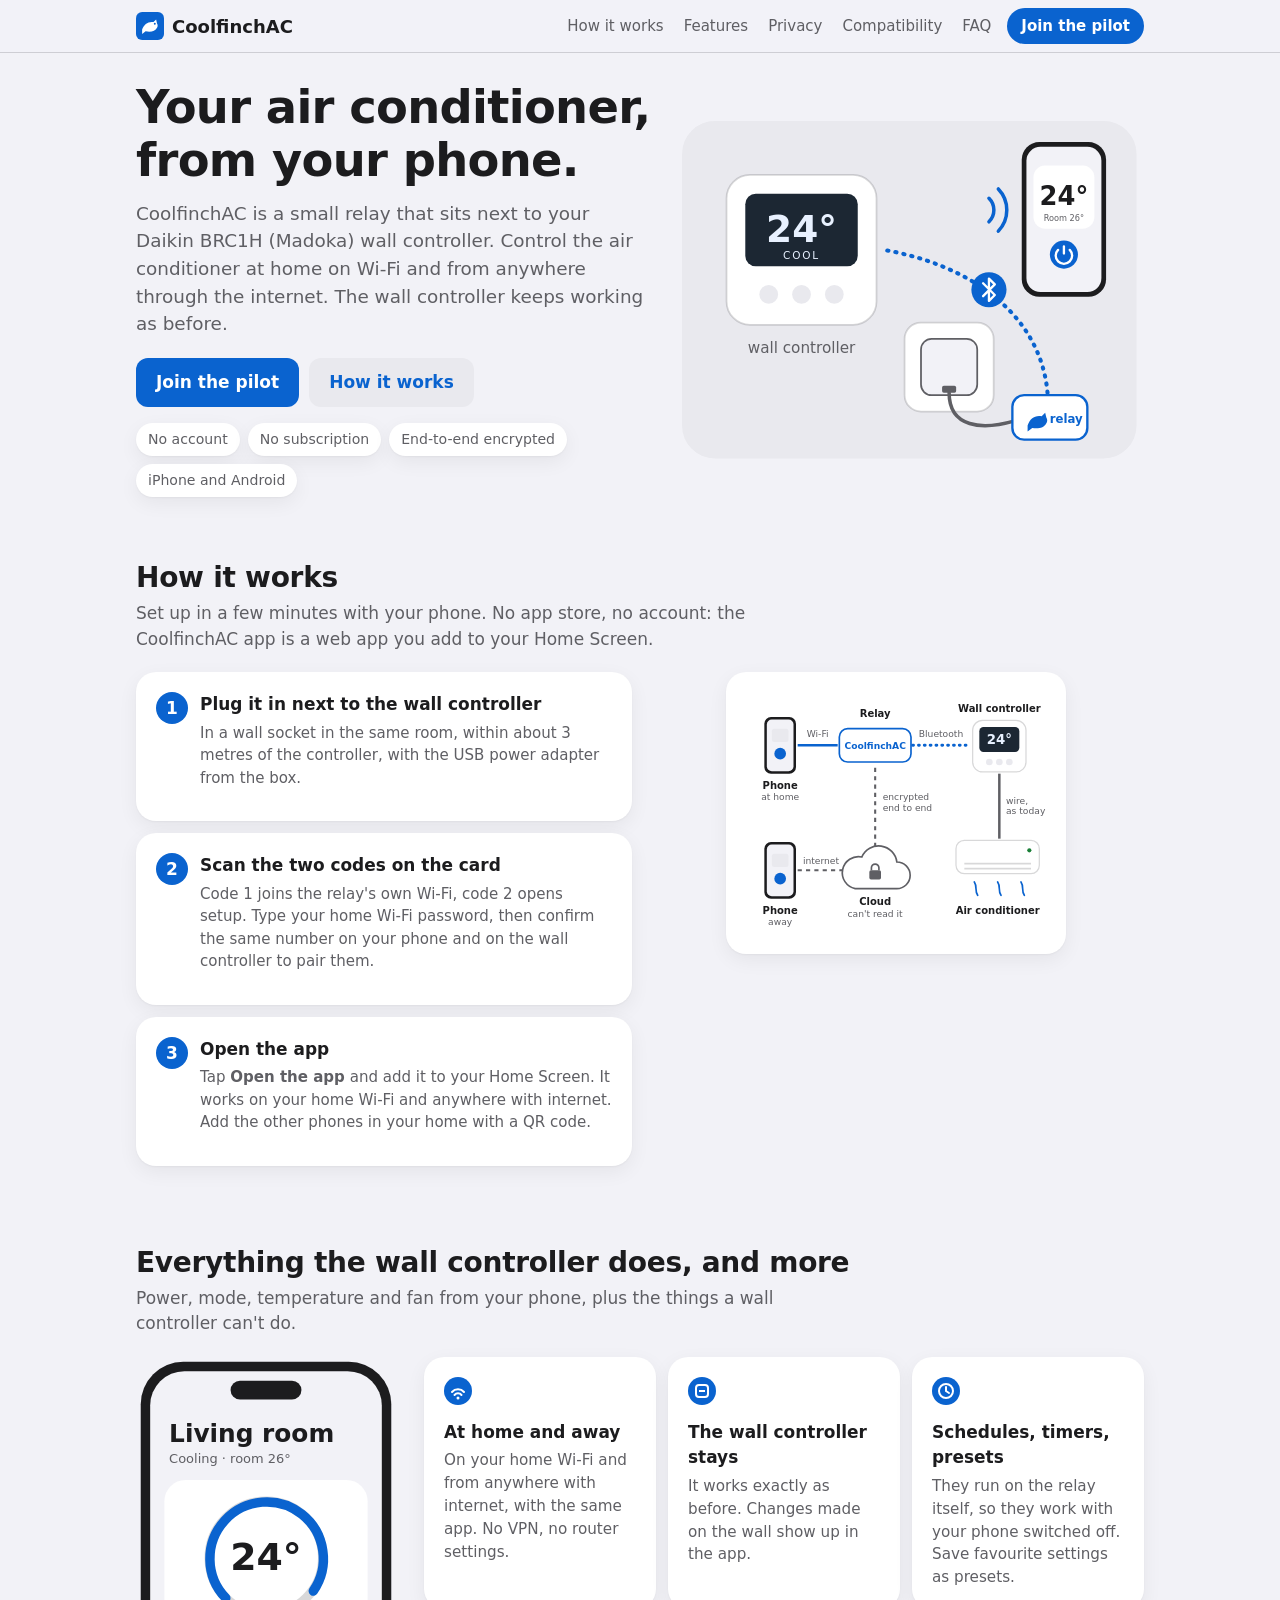
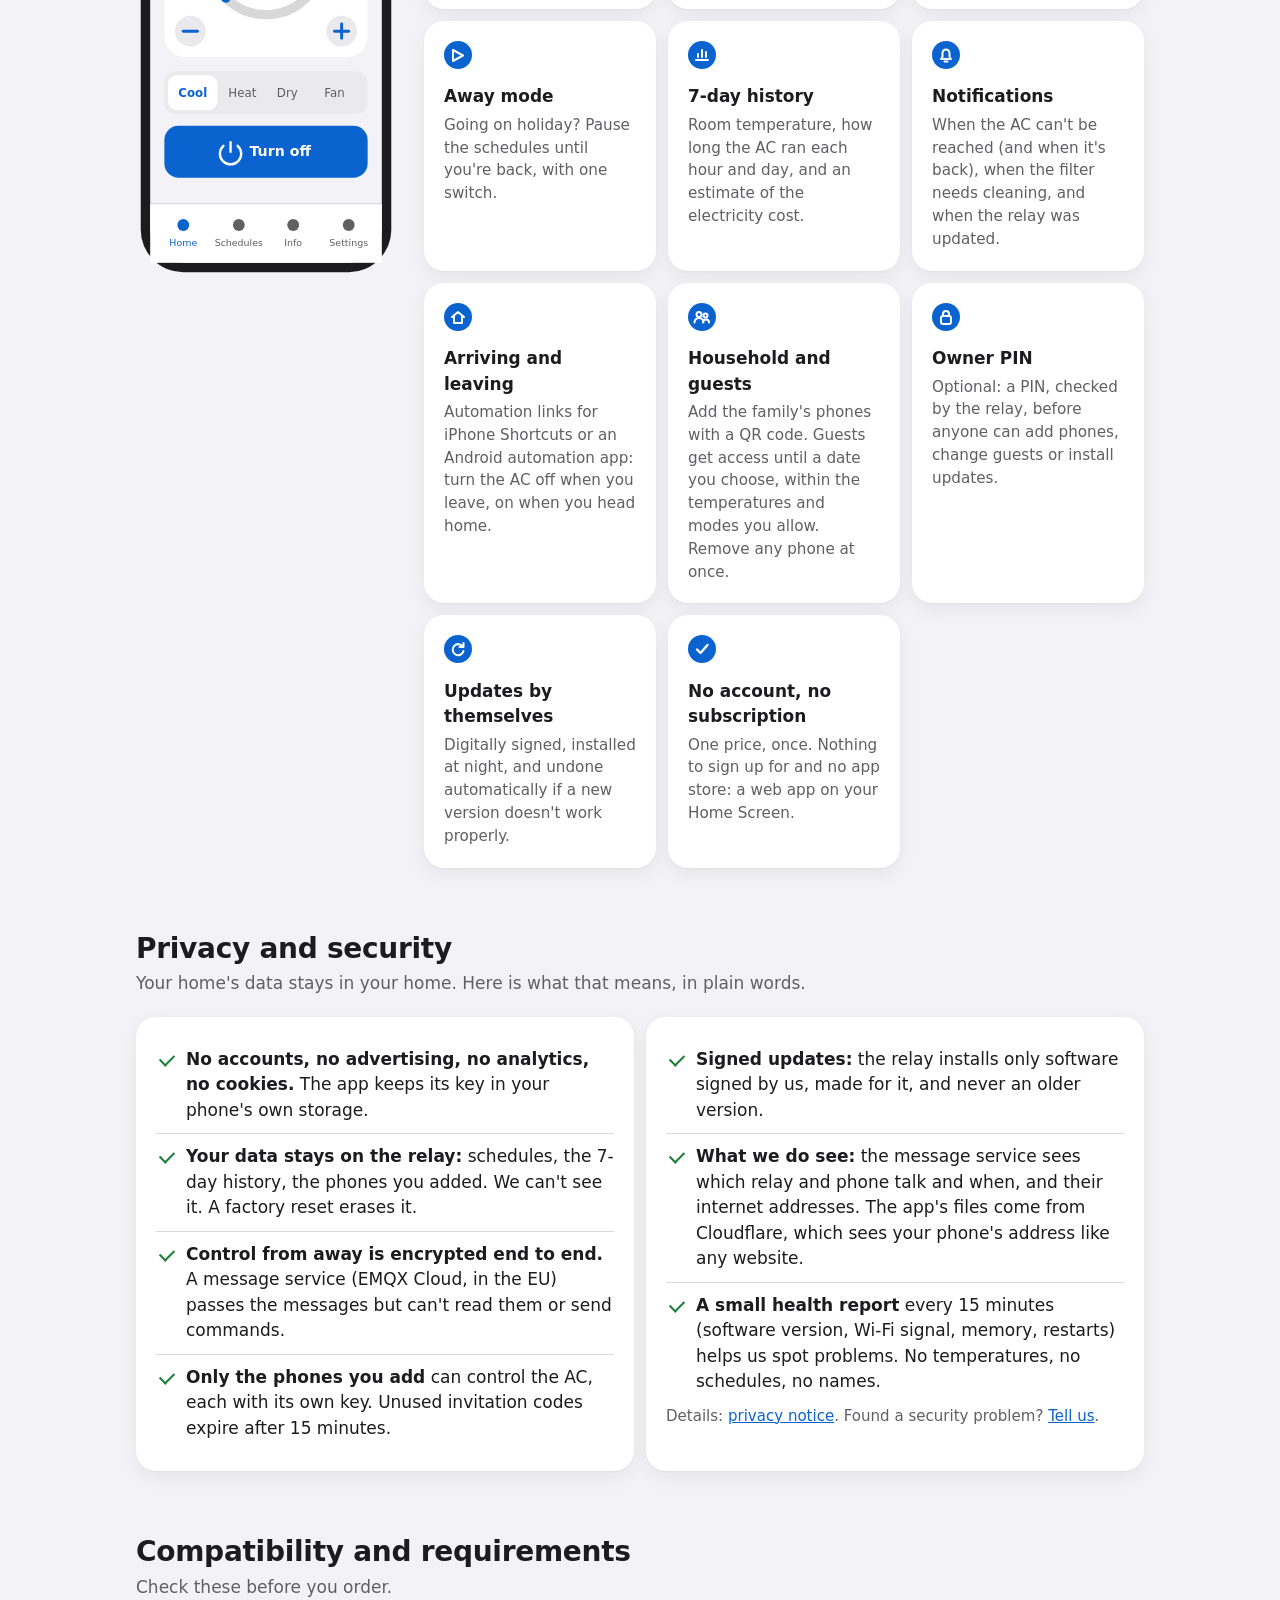
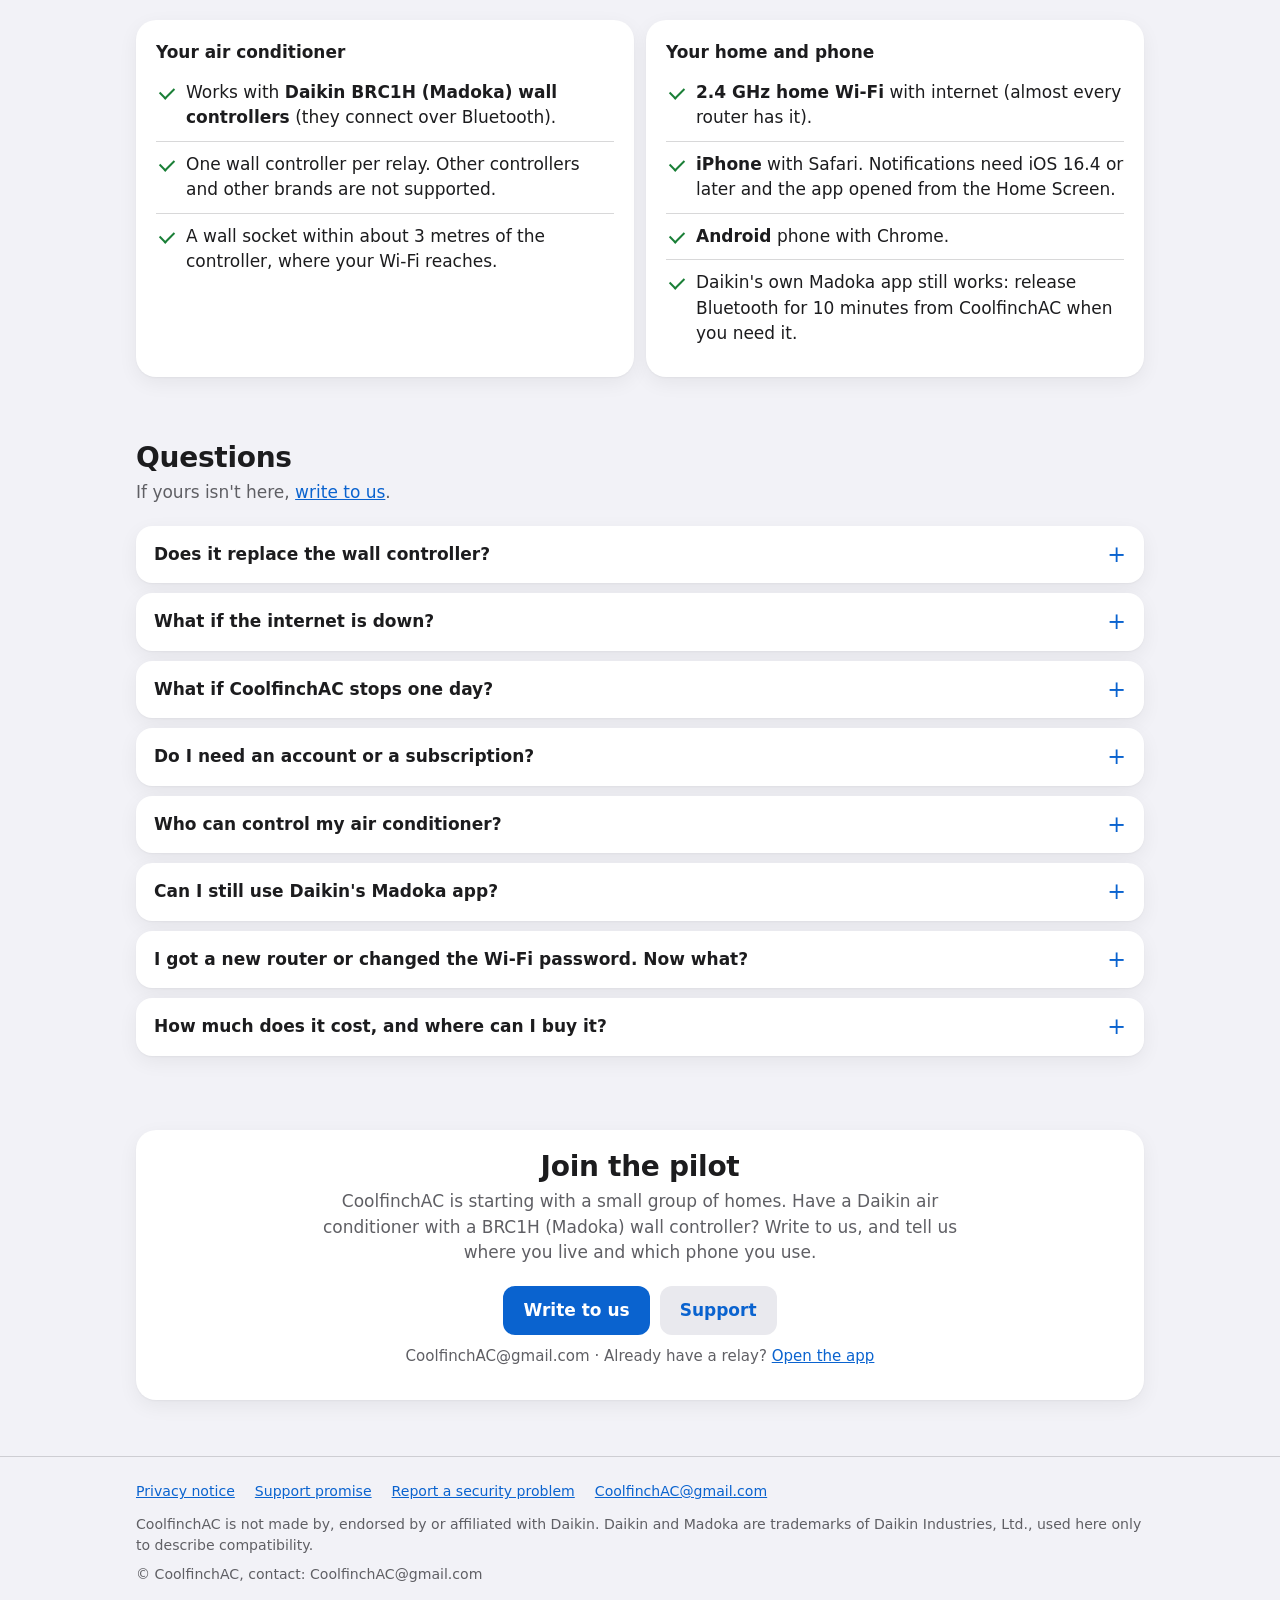
<file: index.html>
<!DOCTYPE html>
<html lang="en">
<head>
<meta charset="utf-8">
<meta name="viewport" content="width=device-width, initial-scale=1, viewport-fit=cover">
<meta http-equiv="Content-Security-Policy" content="default-src 'none'; style-src 'self'; img-src 'self'; base-uri 'none'; form-action 'none'">
<meta name="referrer" content="no-referrer">
<meta name="color-scheme" content="light dark">
<title>CoolfinchAC: control your Daikin air conditioner from your phone</title>
<meta name="description" content="A small relay that plugs in next to your Daikin BRC1H (Madoka) wall controller. Control the air conditioner from your phone, at home and away. No account, no subscription.">
<meta property="og:type" content="website">
<meta property="og:title" content="CoolfinchAC">
<meta property="og:description" content="Control your Daikin air conditioner from your phone, at home and away. Works with the BRC1H (Madoka) wall controller. No account, no subscription.">
<meta property="og:url" content="https://coolfinchac.github.io/">
<link rel="icon" href="assets/icon.svg" type="image/svg+xml">
<link rel="stylesheet" href="assets/site.css">
<!-- Source of the public product page (https://coolfinchac.github.io/). Edit here, then publish with
     tools/publish_product.py. {{...}} placeholders are filled by that tool (README, "Product page"). No scripts. -->
</head>
<body>
<a class="skip" href="#main">Skip to content</a>
<header class="top">
<div class="wrap">
<a class="brand" href="#top" aria-label="CoolfinchAC, back to the top">
<svg viewBox="0 0 64 64" aria-hidden="true"><rect width="64" height="64" rx="14" class="f-acc"/><path d="M14 40c4-12 14-19 26-17l6-6 2 9c2 3 2 7 0 10-4 8-15 11-26 8l-8 6z" class="f-on"/><circle cx="43" cy="27" r="2.2" class="f-acc"/></svg>
CoolfinchAC</a>
<nav aria-label="Sections">
<a href="#how">How it works</a><a href="#features">Features</a><a href="#privacy">Privacy</a><a href="#compat">Compatibility</a><a href="#faq">FAQ</a>
</nav>
<a class="cta" href="#contact">Join the pilot</a>
</div>
</header>

<main id="main">
<section class="hero" id="top">
<div class="wrap grid">
<div>
<h1>Your air conditioner, from your phone.</h1>
<p class="lead">CoolfinchAC is a small relay that sits next to your Daikin BRC1H (Madoka) wall controller. Control the air conditioner at home on Wi-Fi and from anywhere through the internet. The wall controller keeps working as before.</p>
<div class="btns">
<a class="btn pri" href="#contact">Join the pilot</a>
<a class="btn" href="#how">How it works</a>
</div>
<ul class="chips" aria-label="In short">
<li>No account</li><li>No subscription</li><li>End-to-end encrypted</li><li>iPhone and Android</li>
</ul>
</div>
<svg class="ill" viewBox="0 0 400 300" role="img" aria-labelledby="heroT">
<title id="heroT">The CoolfinchAC relay, plugged into a wall socket, talks to the wall controller over Bluetooth; a phone shows the same temperature.</title>
<rect x="6" y="6" width="388" height="288" rx="28" class="f-fill"/>
<!-- wall controller -->
<rect x="44" y="52" width="128" height="128" rx="20" class="f-card s-ln" stroke-width="1.5"/>
<rect x="60" y="68" width="96" height="62" rx="9" class="f-scr"/>
<text x="108" y="109" font-size="32" font-weight="600" text-anchor="middle" class="f-scrtx">24°</text>
<text x="108" y="124" font-size="9" letter-spacing="1.5" text-anchor="middle" class="f-scrtx">COOL</text>
<circle cx="80" cy="154" r="8" class="f-fill"/><circle cx="108" cy="154" r="8" class="f-fill"/><circle cx="136" cy="154" r="8" class="f-fill"/>
<text x="108" y="204" font-size="13" text-anchor="middle" class="f-sub">wall controller</text>
<!-- socket, USB adapter, relay -->
<rect x="196" y="178" width="76" height="76" rx="14" class="f-card s-ln" stroke-width="1.5"/>
<rect x="210" y="192" width="48" height="48" rx="9" class="f-bg s-sub" stroke-width="1.5"/>
<rect x="228" y="232" width="12" height="6" rx="1.5" class="f-sub"/>
<path d="M234 238 C234 268 262 270 290 262" fill="none" class="s-sub" stroke-width="3" stroke-linecap="round"/>
<rect x="288" y="240" width="64" height="38" rx="10" class="f-card s-acc" stroke-width="2"/>
<path d="M301 266c2-6 6-9 12-8l3-3 1 4c1 1.5 1 3.5 0 5-2 4-7 5-12 4l-4 3z" class="f-acc"/>
<text x="334" y="264" font-size="10" font-weight="600" text-anchor="middle" class="f-acc">relay</text>
<!-- Bluetooth between relay and controller -->
<path d="M318 238 C312 170 250 128 178 116" fill="none" class="s-acc dot" stroke-width="3.5"/>
<circle cx="268" cy="150" r="15" class="f-acc"/>
<path d="M263 144.5l10 10-5 5v-19l5 5-10 10" fill="none" class="s-card" stroke-width="2" stroke-linejoin="round" stroke-linecap="round"/>
<!-- phone -->
<rect x="296" y="24" width="72" height="132" rx="15" class="f-tx"/>
<rect x="300" y="28" width="64" height="124" rx="12" class="f-bg"/>
<rect x="306" y="44" width="52" height="54" rx="10" class="f-card"/>
<text x="332" y="78" font-size="22" font-weight="600" text-anchor="middle" class="f-tx">24°</text>
<text x="332" y="91" font-size="7" text-anchor="middle" class="f-sub">Room 26°</text>
<circle cx="332" cy="120" r="12" class="f-acc"/>
<path d="M332 113v6M327 116a7 7 0 1 0 10 0" fill="none" class="s-card" stroke-width="2" stroke-linecap="round"/>
<path d="M276 64a26 26 0 0 1 0 36M268 72a14 14 0 0 1 0 20" fill="none" class="s-acc" stroke-width="3" stroke-linecap="round"/>
</svg>
</div>
</section>

<section id="how">
<div class="wrap">
<h2>How it works</h2>
<p class="kicker">Set up in a few minutes with your phone. No app store, no account: the CoolfinchAC app is a web app you add to your Home Screen.</p>
<div class="how">
<ol class="steps">
<li class="card"><h3>Plug it in next to the wall controller</h3><p class="muted">In a wall socket in the same room, within about 3 metres of the controller, with the USB power adapter from the box.</p></li>
<li class="card"><h3>Scan the two codes on the card</h3><p class="muted">Code 1 joins the relay's own Wi-Fi, code 2 opens setup. Type your home Wi-Fi password, then confirm the same number on your phone and on the wall controller to pair them.</p></li>
<li class="card"><h3>Open the app</h3><p class="muted">Tap <b>Open the app</b> and add it to your Home Screen. It works on your home Wi-Fi and anywhere with internet. Add the other phones in your home with a QR code.</p></li>
</ol>
<div class="card diagram">
<svg class="ill" viewBox="0 0 360 290" role="img" aria-labelledby="howT">
<title id="howT">At home the phone reaches the relay over Wi-Fi; away from home through an encrypted message service. The relay talks to the wall controller over Bluetooth, and the wall controller to the air conditioner over its wire as today.</title>
<!-- links -->
<path d="M62 64H110" class="s-acc" stroke-width="3" fill="none"/>
<path d="M200 64H268" class="s-acc dot" stroke-width="3.5" fill="none"/>
<path d="M304 98V176" class="s-sub" stroke-width="3" fill="none"/>
<path d="M62 214H118" class="s-sub dash" stroke-width="2.5" fill="none"/>
<path d="M155 186V86" class="s-sub dash" stroke-width="2.5" fill="none"/>
<text x="86" y="54" font-size="11" text-anchor="middle" class="f-sub">Wi-Fi</text>
<text x="234" y="54" font-size="11" text-anchor="middle" class="f-sub">Bluetooth</text>
<text x="312" y="134" font-size="11" class="f-sub">wire,</text><text x="312" y="147" font-size="11" class="f-sub">as today</text>
<text x="90" y="206" font-size="11" text-anchor="middle" class="f-sub">internet</text>
<text x="164" y="130" font-size="11" class="f-sub">encrypted</text><text x="164" y="143" font-size="11" class="f-sub">end to end</text>
<!-- phone at home -->
<rect x="22" y="30" width="38" height="68" rx="8" class="f-tx"/><rect x="25" y="33" width="32" height="62" rx="6" class="f-bg"/>
<circle cx="41" cy="74" r="7" class="f-acc"/><rect x="31" y="44" width="20" height="16" rx="3" class="f-fill"/>
<text x="41" y="116" font-size="12" font-weight="600" text-anchor="middle" class="f-tx">Phone</text>
<text x="41" y="130" font-size="11" text-anchor="middle" class="f-sub">at home</text>
<!-- relay -->
<rect x="112" y="44" width="86" height="40" rx="10" class="f-card s-acc" stroke-width="2"/>
<text x="155" y="68" font-size="11" font-weight="600" text-anchor="middle" class="f-acc">CoolfinchAC</text>
<text x="155" y="30" font-size="12" font-weight="600" text-anchor="middle" class="f-tx">Relay</text>
<!-- wall controller -->
<rect x="272" y="34" width="64" height="62" rx="12" class="f-card s-ln" stroke-width="1.5"/>
<rect x="280" y="42" width="48" height="30" rx="5" class="f-scr"/>
<text x="304" y="63" font-size="16" font-weight="600" text-anchor="middle" class="f-scrtx">24°</text>
<circle cx="292" cy="84" r="4" class="f-fill"/><circle cx="304" cy="84" r="4" class="f-fill"/><circle cx="316" cy="84" r="4" class="f-fill"/>
<text x="304" y="24" font-size="12" font-weight="600" text-anchor="middle" class="f-tx">Wall controller</text>
<!-- AC indoor unit -->
<rect x="252" y="178" width="100" height="40" rx="10" class="f-card s-ln" stroke-width="1.5"/>
<path d="M262 206H342M262 212H342" class="s-ln" stroke-width="2"/>
<circle cx="340" cy="190" r="2.5" class="f-ok"/>
<path d="M274 228c4 6 0 10 4 16M302 228c4 6 0 10 4 16M330 228c4 6 0 10 4 16" fill="none" class="s-acc" stroke-width="2" stroke-linecap="round"/>
<text x="302" y="266" font-size="12" font-weight="600" text-anchor="middle" class="f-tx">Air conditioner</text>
<!-- phone away -->
<rect x="22" y="180" width="38" height="68" rx="8" class="f-tx"/><rect x="25" y="183" width="32" height="62" rx="6" class="f-bg"/>
<circle cx="41" cy="224" r="7" class="f-acc"/><rect x="31" y="194" width="20" height="16" rx="3" class="f-fill"/>
<text x="41" y="266" font-size="12" font-weight="600" text-anchor="middle" class="f-tx">Phone</text>
<text x="41" y="280" font-size="11" text-anchor="middle" class="f-sub">away</text>
<!-- cloud -->
<path d="M131 236h50a16 16 0 0 0 0-32 22 22 0 0 0-42-6 18 18 0 0 0-8 38z" class="f-card s-sub" stroke-width="2"/>
<rect x="148" y="214" width="14" height="11" rx="2" class="f-sub"/><path d="M150.5 214v-3a4.5 4.5 0 0 1 9 0v3" fill="none" class="s-sub" stroke-width="2"/>
<text x="155" y="256" font-size="12" font-weight="600" text-anchor="middle" class="f-tx">Cloud</text>
<text x="155" y="270" font-size="11" text-anchor="middle" class="f-sub">can't read it</text>
</svg>
</div>
</div>
</div>
</section>

<section id="features">
<div class="wrap">
<h2>Everything the wall controller does, and more</h2>
<p class="kicker">Power, mode, temperature and fan from your phone, plus the things a wall controller can't do.</p>
<div class="feat">
<svg class="ill phone" viewBox="0 0 220 440" role="img" aria-labelledby="phoneT">
<title id="phoneT">The CoolfinchAC app on a phone: the room's set temperature, mode buttons, a power button and the tabs Home, Schedules, Info and Settings.</title>
<rect x="4" y="4" width="212" height="432" rx="36" class="f-tx"/>
<rect x="12" y="12" width="196" height="416" rx="29" class="f-bg"/>
<rect x="80" y="20" width="60" height="16" rx="8" class="f-tx"/>
<text x="28" y="72" font-size="21" font-weight="700" class="f-tx">Living room</text>
<text x="28" y="90" font-size="11" class="f-sub">Cooling · room 26°</text>
<rect x="24" y="104" width="172" height="150" rx="18" class="f-card"/>
<circle cx="110" cy="170" r="48" fill="none" class="s-ln" stroke-width="8"/>
<path d="M76 204a48 48 0 1 1 74 -6" fill="none" class="s-acc" stroke-width="8" stroke-linecap="round"/>
<text x="110" y="180" font-size="32" font-weight="600" text-anchor="middle" class="f-tx">24°</text>
<circle cx="46" cy="232" r="13" class="f-fill"/><path d="M40 232h12" class="s-acc" stroke-width="2.5" stroke-linecap="round"/>
<circle cx="174" cy="232" r="13" class="f-fill"/><path d="M168 232h12M174 226v12" class="s-acc" stroke-width="2.5" stroke-linecap="round"/>
<rect x="24" y="266" width="172" height="36" rx="10" class="f-fill"/>
<rect x="27" y="269" width="42" height="30" rx="8" class="f-card"/>
<text x="48" y="288" font-size="10" font-weight="600" text-anchor="middle" class="f-acc">Cool</text>
<text x="90" y="288" font-size="10" text-anchor="middle" class="f-sub">Heat</text>
<text x="128" y="288" font-size="10" text-anchor="middle" class="f-sub">Dry</text>
<text x="168" y="288" font-size="10" text-anchor="middle" class="f-sub">Fan</text>
<rect x="24" y="312" width="172" height="44" rx="12" class="f-acc"/>
<path d="M80 326v8M74 329a9 9 0 1 0 12 0" fill="none" class="s-card" stroke-width="2" stroke-linecap="round"/>
<text x="122" y="338" font-size="12" font-weight="600" text-anchor="middle" class="f-on">Turn off</text>
<rect x="12" y="378" width="196" height="50" class="f-card"/>
<path d="M12 378H208" class="s-ln" stroke-width="1"/>
<circle cx="40" cy="396" r="5" class="f-acc"/><circle cx="87" cy="396" r="5" class="f-sub"/><circle cx="133" cy="396" r="5" class="f-sub"/><circle cx="180" cy="396" r="5" class="f-sub"/>
<text x="40" y="414" font-size="8" text-anchor="middle" class="f-acc">Home</text>
<text x="87" y="414" font-size="8" text-anchor="middle" class="f-sub">Schedules</text>
<text x="133" y="414" font-size="8" text-anchor="middle" class="f-sub">Info</text>
<text x="180" y="414" font-size="8" text-anchor="middle" class="f-sub">Settings</text>
</svg>
<div class="cards">
<div class="card"><svg viewBox="0 0 28 28" aria-hidden="true"><circle cx="14" cy="14" r="14" class="f-acc"/><path d="M8 15a8 8 0 0 1 12 0M10.5 18a4.5 4.5 0 0 1 7 0" fill="none" class="s-card" stroke-width="2" stroke-linecap="round"/><circle cx="14" cy="21" r="1.5" class="f-on"/></svg>
<h3>At home and away</h3><p>On your home Wi-Fi and from anywhere with internet, with the same app. No VPN, no router settings.</p></div>
<div class="card"><svg viewBox="0 0 28 28" aria-hidden="true"><circle cx="14" cy="14" r="14" class="f-acc"/><rect x="8" y="8" width="12" height="12" rx="3" fill="none" class="s-card" stroke-width="2"/><path d="M11 14h6" class="s-card" stroke-width="2"/></svg>
<h3>The wall controller stays</h3><p>It works exactly as before. Changes made on the wall show up in the app.</p></div>
<div class="card"><svg viewBox="0 0 28 28" aria-hidden="true"><circle cx="14" cy="14" r="14" class="f-acc"/><circle cx="14" cy="14" r="7" fill="none" class="s-card" stroke-width="2"/><path d="M14 10v4l3 2" fill="none" class="s-card" stroke-width="2" stroke-linecap="round"/></svg>
<h3>Schedules, timers, presets</h3><p>They run on the relay itself, so they work with your phone switched off. Save favourite settings as presets.</p></div>
<div class="card"><svg viewBox="0 0 28 28" aria-hidden="true"><circle cx="14" cy="14" r="14" class="f-acc"/><path d="M9 20V9l10 5.5z" fill="none" class="s-card" stroke-width="2" stroke-linejoin="round"/></svg>
<h3>Away mode</h3><p>Going on holiday? Pause the schedules until you're back, with one switch.</p></div>
<div class="card"><svg viewBox="0 0 28 28" aria-hidden="true"><circle cx="14" cy="14" r="14" class="f-acc"/><path d="M8 19h12M10 16v-3M14 16V9M18 16v-5" fill="none" class="s-card" stroke-width="2" stroke-linecap="round"/></svg>
<h3>7-day history</h3><p>Room temperature, how long the AC ran each hour and day, and an estimate of the electricity cost.</p></div>
<div class="card"><svg viewBox="0 0 28 28" aria-hidden="true"><circle cx="14" cy="14" r="14" class="f-acc"/><path d="M9 18h10l-1.5-2v-4a3.5 3.5 0 0 0-7 0v4zM12.5 20.5h3" fill="none" class="s-card" stroke-width="2" stroke-linecap="round" stroke-linejoin="round"/></svg>
<h3>Notifications</h3><p>When the AC can't be reached (and when it's back), when the filter needs cleaning, and when the relay was updated.</p></div>
<div class="card"><svg viewBox="0 0 28 28" aria-hidden="true"><circle cx="14" cy="14" r="14" class="f-acc"/><path d="M8 14l6-5 6 5M10 13v7h8v-7" fill="none" class="s-card" stroke-width="2" stroke-linecap="round" stroke-linejoin="round"/></svg>
<h3>Arriving and leaving</h3><p>Automation links for iPhone Shortcuts or an Android automation app: turn the AC off when you leave, on when you head home.</p></div>
<div class="card"><svg viewBox="0 0 28 28" aria-hidden="true"><circle cx="14" cy="14" r="14" class="f-acc"/><circle cx="11" cy="11.5" r="2.5" fill="none" class="s-card" stroke-width="2"/><circle cx="17.5" cy="12.5" r="2" fill="none" class="s-card" stroke-width="2"/><path d="M6.5 19.5a4.5 4.5 0 0 1 9 0M15 19.5a3 3 0 0 1 6 0" fill="none" class="s-card" stroke-width="2" stroke-linecap="round"/></svg>
<h3>Household and guests</h3><p>Add the family's phones with a QR code. Guests get access until a date you choose, within the temperatures and modes you allow. Remove any phone at once.</p></div>
<div class="card"><svg viewBox="0 0 28 28" aria-hidden="true"><circle cx="14" cy="14" r="14" class="f-acc"/><rect x="9" y="13" width="10" height="8" rx="2" fill="none" class="s-card" stroke-width="2"/><path d="M11 13v-2a3 3 0 0 1 6 0v2" fill="none" class="s-card" stroke-width="2"/></svg>
<h3>Owner PIN</h3><p>Optional: a PIN, checked by the relay, before anyone can add phones, change guests or install updates.</p></div>
<div class="card"><svg viewBox="0 0 28 28" aria-hidden="true"><circle cx="14" cy="14" r="14" class="f-acc"/><path d="M19 12a5.5 5.5 0 1 0 .5 4M19.5 8v4h-4" fill="none" class="s-card" stroke-width="2" stroke-linecap="round" stroke-linejoin="round"/></svg>
<h3>Updates by themselves</h3><p>Digitally signed, installed at night, and undone automatically if a new version doesn't work properly.</p></div>
<div class="card"><svg viewBox="0 0 28 28" aria-hidden="true"><circle cx="14" cy="14" r="14" class="f-acc"/><path d="M9 14.5l3.5 3.5L19.5 10" fill="none" class="s-card" stroke-width="2.4" stroke-linecap="round" stroke-linejoin="round"/></svg>
<h3>No account, no subscription</h3><p>One price, once. Nothing to sign up for and no app store: a web app on your Home Screen.</p></div>
</div>
</div>
</div>
</section>

<section id="privacy">
<div class="wrap">
<h2>Privacy and security</h2>
<p class="kicker">Your home's data stays in your home. Here is what that means, in plain words.</p>
<div class="two">
<div class="card">
<ul class="ticks">
<li><b>No accounts, no advertising, no analytics, no cookies.</b> The app keeps its key in your phone's own storage.</li>
<li><b>Your data stays on the relay:</b> schedules, the 7-day history, the phones you added. We can't see it. A factory reset erases it.</li>
<li><b>Control from away is encrypted end to end.</b> A message service (EMQX Cloud, in the EU) passes the messages but can't read them or send commands.</li>
<li><b>Only the phones you add</b> can control the AC, each with its own key. Unused invitation codes expire after 15 minutes.</li>
</ul>
</div>
<div class="card">
<ul class="ticks">
<li><b>Signed updates:</b> the relay installs only software signed by us, made for it, and never an older version.</li>
<li><b>What we do see:</b> the message service sees which relay and phone talk and when, and their internet addresses. The app's files come from Cloudflare, which sees your phone's address like any website.</li>
<li><b>A small health report</b> every 15 minutes (software version, Wi-Fi signal, memory, restarts) helps us spot problems. No temperatures, no schedules, no names.</li>
</ul>
<p class="muted">Details: <a href="privacy/">privacy notice</a>. Found a security problem? <a href="support/#found-a-security-problem">Tell us</a>.</p>
</div>
</div>
</div>
</section>

<section id="compat">
<div class="wrap">
<h2>Compatibility and requirements</h2>
<p class="kicker">Check these before you order.</p>
<div class="two">
<div class="card">
<h3>Your air conditioner</h3>
<ul class="ticks">
<li>Works with <b>Daikin BRC1H (Madoka) wall controllers</b> (they connect over Bluetooth).</li>
<li>One wall controller per relay. Other controllers and other brands are not supported.</li>
<li>A wall socket within about 3 metres of the controller, where your Wi-Fi reaches.</li>
</ul>
</div>
<div class="card">
<h3>Your home and phone</h3>
<ul class="ticks">
<li><b>2.4 GHz home Wi-Fi</b> with internet (almost every router has it).</li>
<li><b>iPhone</b> with Safari. Notifications need iOS 16.4 or later and the app opened from the Home Screen.</li>
<li><b>Android</b> phone with Chrome.</li>
<li>Daikin's own Madoka app still works: release Bluetooth for 10 minutes from CoolfinchAC when you need it.</li>
</ul>
</div>
</div>
</div>
</section>

<section id="faq">
<div class="wrap">
<h2>Questions</h2>
<p class="kicker">If yours isn't here, <a href="#contact">write to us</a>.</p>
<details><summary>Does it replace the wall controller?</summary>
<div><p>No. The relay pairs with your wall controller over Bluetooth, like Daikin's app does. The controller stays on the wall and works exactly as before; whatever you change there shows up in the app, and the other way round. Nothing in the air conditioner is rewired or modified.</p></div></details>
<details><summary>What if the internet is down?</summary>
<div><p>At home, the app offers <b>Open the home Wi-Fi page</b>, which controls the AC directly through your home Wi-Fi. Schedules and timers run on the relay and keep running. After a power cut the relay needs the internet once to set its clock before schedules run again. Control from away comes back by itself when the internet does.</p></div></details>
<details><summary>What if CoolfinchAC stops one day?</summary>
<div><p>Your relay keeps working at home: control on your home Wi-Fi and the schedules run on the relay and don't depend on our servers. We promise free security updates for at least 3 years from purchase, and before we ever switch off control from away, we tell you at least 3 months in advance and explain how to keep using it (the relay can also use your own message server). See the <a href="support/">support promise</a>.</p></div></details>
<details><summary>Do I need an account or a subscription?</summary>
<div><p>No. You pay once. There is no account to create, no password to remember, and nothing to install from an app store. Your phone gets its own key when you set up or when a family member adds you with a QR code.</p></div></details>
<details><summary>Who can control my air conditioner?</summary>
<div><p>Only the phones you add. Each phone has its own key, and you can remove any phone at once (for example a lost one). Guests get limited access until a date you choose. Commands from away are encrypted end to end, so neither the message service nor we can read them or send commands.</p></div></details>
<details><summary>Can I still use Daikin's Madoka app?</summary>
<div><p>Yes. The wall controller talks to one app at a time, so CoolfinchAC can release Bluetooth for 10 minutes (Settings → Use Daikin's Madoka app). It reconnects by itself afterwards.</p></div></details>
<details><summary>I got a new router or changed the Wi-Fi password. Now what?</summary>
<div><p>Unplug and plug in the relay three times in a row. It opens its own Wi-Fi for 10 minutes; scan the two codes on the card again and choose the new network. Nothing is erased: schedules, phones and history stay.</p></div></details>
<details><summary>How much does it cost, and where can I buy it?</summary>
<div><p>$150, a one-time price with no subscription. Not in shops yet: write to us at CoolfinchAC@gmail.com to join the pilot.</p></div></details>
</div>
</section>

<section id="contact">
<div class="wrap">
<div class="card contact">
<h2>Join the pilot</h2>
<p class="kicker">CoolfinchAC is starting with a small group of homes. Have a Daikin air conditioner with a BRC1H (Madoka) wall controller? Write to us, and tell us where you live and which phone you use.</p>
<div class="btns">
<a class="btn pri" href="mailto:CoolfinchAC@gmail.com?subject=CoolfinchAC%20pilot&amp;body=Hello%2C%0A%0AI%27d%20like%20to%20join%20the%20CoolfinchAC%20pilot.%0A%0AWall%20controller%3A%20Daikin%20BRC1H%20(Madoka)%0ACountry%2C%20city%3A%20%0APhone%3A%20iPhone%20%2F%20Android%0A">Write to us</a>
<a class="btn" href="support/">Support</a>
</div>
<p class="muted">CoolfinchAC@gmail.com · Already have a relay? <a href="https://coolfinchac.pages.dev">Open the app</a></p>
</div>
</div>
</section>
</main>

<footer>
<div class="wrap">
<nav aria-label="Legal and support">
<a href="privacy/">Privacy notice</a><a href="support/">Support promise</a><a href="support/#found-a-security-problem">Report a security problem</a><a href="mailto:CoolfinchAC@gmail.com">CoolfinchAC@gmail.com</a>
</nav>
<p class="disclaimer">CoolfinchAC is not made by, endorsed by or affiliated with Daikin. Daikin and Madoka are trademarks of Daikin Industries, Ltd., used here only to describe compatibility.</p>
<p>© CoolfinchAC, contact: CoolfinchAC@gmail.com</p>
</div>
</footer>
</body>
</html>
</file>
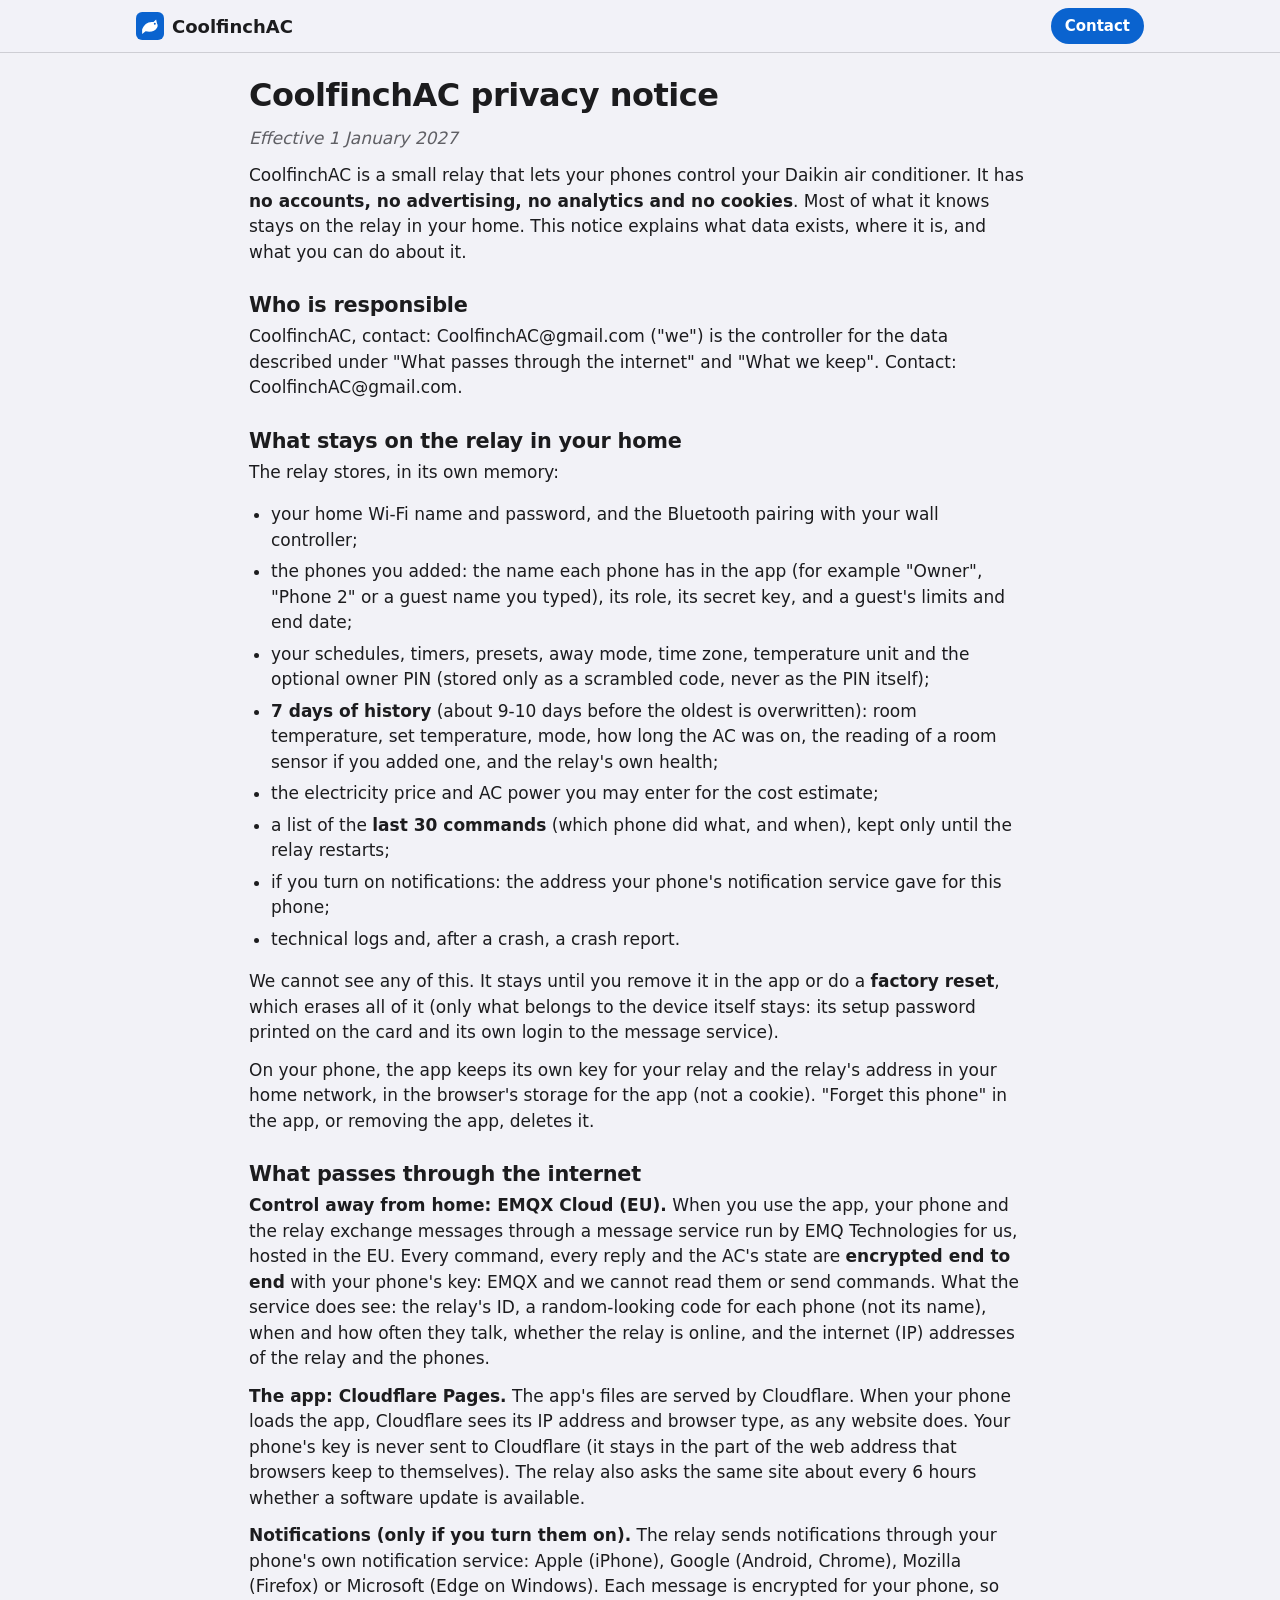
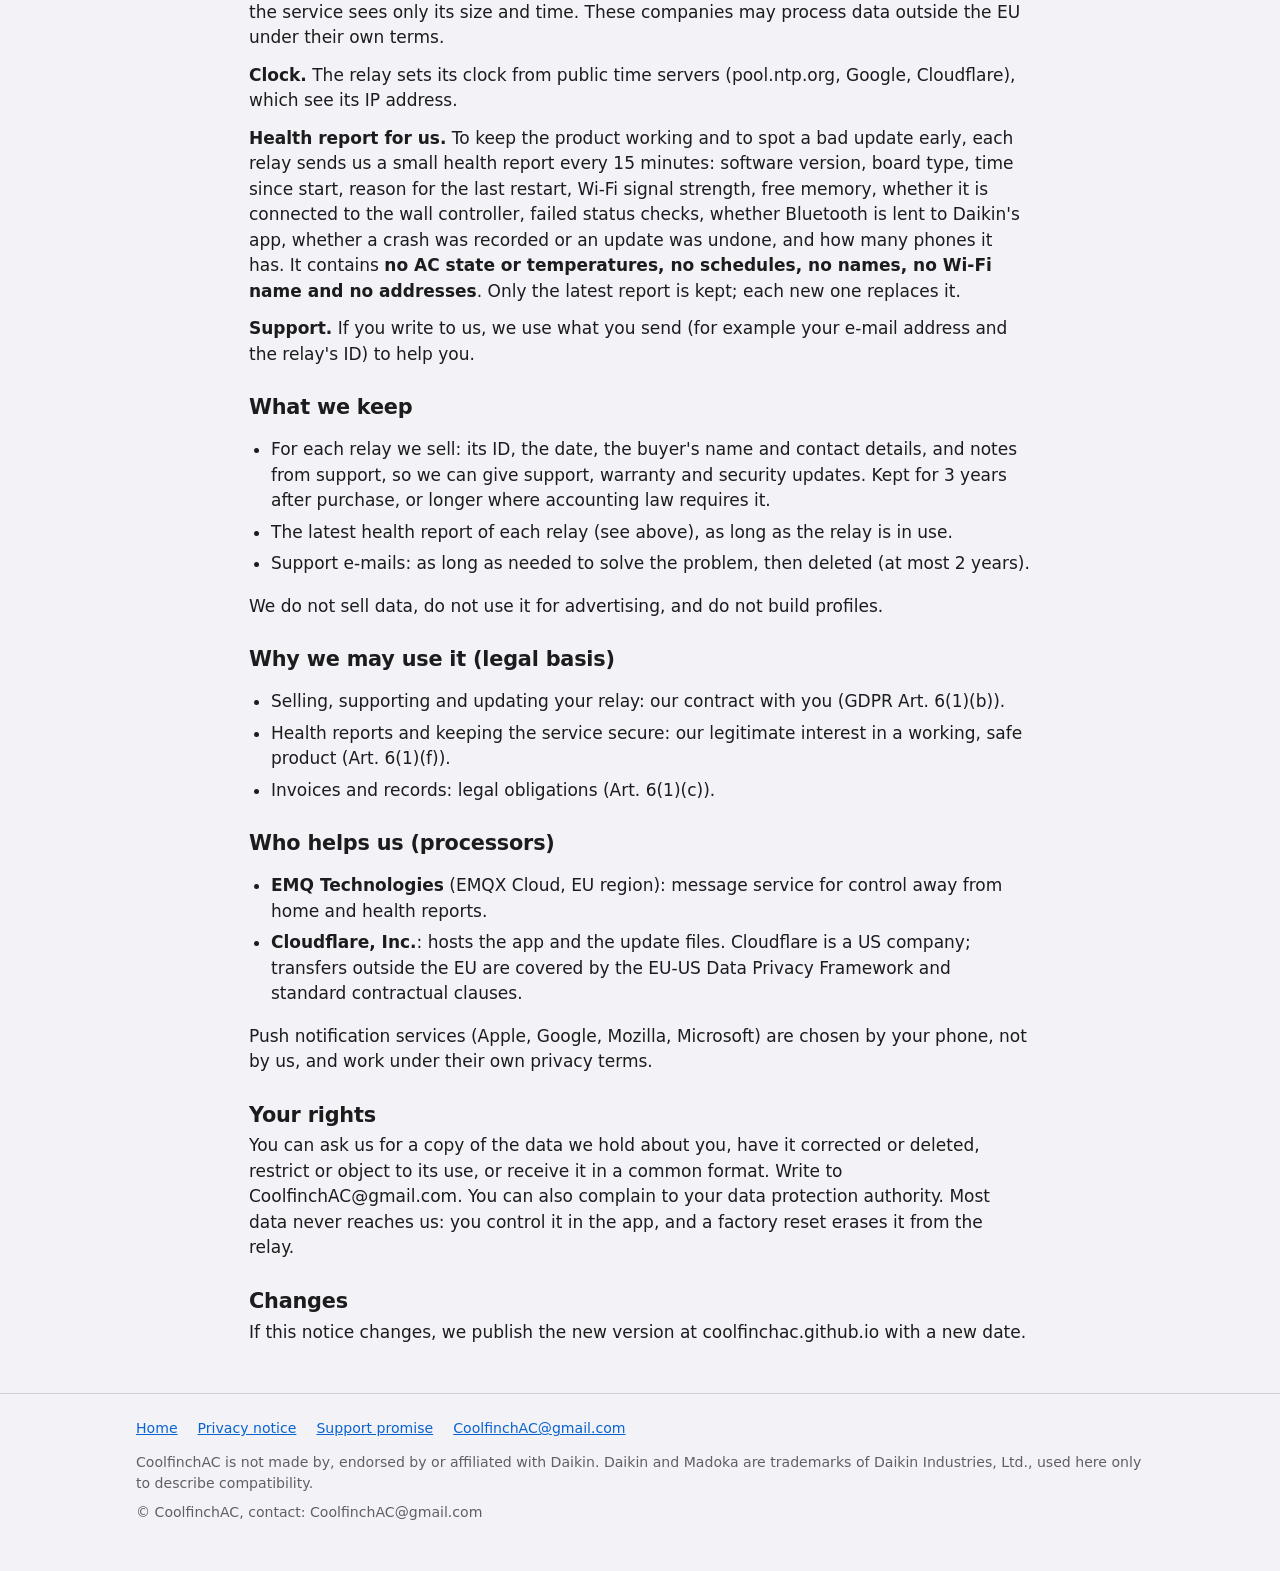
<file: privacy/index.html>
<!DOCTYPE html>
<html lang="en">
<head>
<meta charset="utf-8">
<meta name="viewport" content="width=device-width, initial-scale=1, viewport-fit=cover">
<meta http-equiv="Content-Security-Policy" content="default-src 'none'; style-src 'self'; img-src 'self'; base-uri 'none'; form-action 'none'">
<meta name="referrer" content="no-referrer">
<meta name="color-scheme" content="light dark">
<title>CoolfinchAC privacy notice</title>
<link rel="icon" href="../assets/icon.svg" type="image/svg+xml">
<link rel="stylesheet" href="../assets/site.css">
<!-- Template for the pages made from docs/pilot/privacy-notice.md by tools/publish_product.py: edit the .md, not the published page. -->
</head>
<body>
<header class="top">
<div class="wrap">
<a class="brand" href="../">
<svg viewBox="0 0 64 64" aria-hidden="true"><rect width="64" height="64" rx="14" class="f-acc"/><path d="M14 40c4-12 14-19 26-17l6-6 2 9c2 3 2 7 0 10-4 8-15 11-26 8l-8 6z" class="f-on"/><circle cx="43" cy="27" r="2.2" class="f-acc"/></svg>
CoolfinchAC</a>
<a class="cta" href="../#contact">Contact</a>
</div>
</header>
<main class="wrap">
<article class="doc">
<h1>CoolfinchAC privacy notice</h1>
<p class="date"><em>Effective 1 January 2027</em></p>
<p>CoolfinchAC is a small relay that lets your phones control your Daikin air conditioner. It has <strong>no accounts, no advertising, no analytics and no cookies</strong>. Most of what it knows stays on the relay in your home. This notice explains what data exists, where it is, and what you can do about it.</p>
<h2 id="who-is-responsible">Who is responsible</h2>
<p>CoolfinchAC, contact: CoolfinchAC@gmail.com ("we") is the controller for the data described under "What passes through the internet" and "What we keep". Contact: CoolfinchAC@gmail.com.</p>
<h2 id="what-stays-on-the-relay-in-your-home">What stays on the relay in your home</h2>
<p>The relay stores, in its own memory:</p>
<ul>
<li>your home Wi-Fi name and password, and the Bluetooth pairing with your wall controller;</li>
<li>the phones you added: the name each phone has in the app (for example "Owner", "Phone 2" or a guest name you typed), its role, its secret key, and a guest's limits and end date;</li>
<li>your schedules, timers, presets, away mode, time zone, temperature unit and the optional owner PIN (stored only as a scrambled code, never as the PIN itself);</li>
<li><strong>7 days of history</strong> (about 9-10 days before the oldest is overwritten): room temperature, set temperature, mode, how long the AC was on, the reading of a room sensor if you added one, and the relay's own health;</li>
<li>the electricity price and AC power you may enter for the cost estimate;</li>
<li>a list of the <strong>last 30 commands</strong> (which phone did what, and when), kept only until the relay restarts;</li>
<li>if you turn on notifications: the address your phone's notification service gave for this phone;</li>
<li>technical logs and, after a crash, a crash report.</li>
</ul>
<p>We cannot see any of this. It stays until you remove it in the app or do a <strong>factory reset</strong>, which erases all of it (only what belongs to the device itself stays: its setup password printed on the card and its own login to the message service).</p>
<p>On your phone, the app keeps its own key for your relay and the relay's address in your home network, in the browser's storage for the app (not a cookie). "Forget this phone" in the app, or removing the app, deletes it.</p>
<h2 id="what-passes-through-the-internet">What passes through the internet</h2>
<p><strong>Control away from home: EMQX Cloud (EU).</strong> When you use the app, your phone and the relay exchange messages through a message service run by EMQ Technologies for us, hosted in the EU. Every command, every reply and the AC's state are <strong>encrypted end to end</strong> with your phone's key: EMQX and we cannot read them or send commands. What the service does see: the relay's ID, a random-looking code for each phone (not its name), when and how often they talk, whether the relay is online, and the internet (IP) addresses of the relay and the phones.</p>
<p><strong>The app: Cloudflare Pages.</strong> The app's files are served by Cloudflare. When your phone loads the app, Cloudflare sees its IP address and browser type, as any website does. Your phone's key is never sent to Cloudflare (it stays in the part of the web address that browsers keep to themselves). The relay also asks the same site about every 6 hours whether a software update is available.</p>
<p><strong>Notifications (only if you turn them on).</strong> The relay sends notifications through your phone's own notification service: Apple (iPhone), Google (Android, Chrome), Mozilla (Firefox) or Microsoft (Edge on Windows). Each message is encrypted for your phone, so the service sees only its size and time. These companies may process data outside the EU under their own terms.</p>
<p><strong>Clock.</strong> The relay sets its clock from public time servers (pool.ntp.org, Google, Cloudflare), which see its IP address.</p>
<p><strong>Health report for us.</strong> To keep the product working and to spot a bad update early, each relay sends us a small health report every 15 minutes: software version, board type, time since start, reason for the last restart, Wi-Fi signal strength, free memory, whether it is connected to the wall controller, failed status checks, whether Bluetooth is lent to Daikin's app, whether a crash was recorded or an update was undone, and how many phones it has. It contains <strong>no AC state or temperatures, no schedules, no names, no Wi-Fi name and no addresses</strong>. Only the latest report is kept; each new one replaces it.</p>
<p><strong>Support.</strong> If you write to us, we use what you send (for example your e-mail address and the relay's ID) to help you.</p>
<h2 id="what-we-keep">What we keep</h2>
<ul>
<li>For each relay we sell: its ID, the date, the buyer's name and contact details, and notes from support, so we can give support, warranty and security updates. Kept for 3 years after purchase, or longer where accounting law requires it.</li>
<li>The latest health report of each relay (see above), as long as the relay is in use.</li>
<li>Support e-mails: as long as needed to solve the problem, then deleted (at most 2 years).</li>
</ul>
<p>We do not sell data, do not use it for advertising, and do not build profiles.</p>
<h2 id="why-we-may-use-it-legal-basis">Why we may use it (legal basis)</h2>
<ul>
<li>Selling, supporting and updating your relay: our contract with you (GDPR Art. 6(1)(b)).</li>
<li>Health reports and keeping the service secure: our legitimate interest in a working, safe product (Art. 6(1)(f)).</li>
<li>Invoices and records: legal obligations (Art. 6(1)(c)).</li>
</ul>
<h2 id="who-helps-us-processors">Who helps us (processors)</h2>
<ul>
<li><strong>EMQ Technologies</strong> (EMQX Cloud, EU region): message service for control away from home and health reports.</li>
<li><strong>Cloudflare, Inc.</strong>: hosts the app and the update files. Cloudflare is a US company; transfers outside the EU are covered by the EU-US Data Privacy Framework and standard contractual clauses.</li>
</ul>
<p>Push notification services (Apple, Google, Mozilla, Microsoft) are chosen by your phone, not by us, and work under their own privacy terms.</p>
<h2 id="your-rights">Your rights</h2>
<p>You can ask us for a copy of the data we hold about you, have it corrected or deleted, restrict or object to its use, or receive it in a common format. Write to CoolfinchAC@gmail.com. You can also complain to your data protection authority. Most data never reaches us: you control it in the app, and a factory reset erases it from the relay.</p>
<h2 id="changes">Changes</h2>
<p>If this notice changes, we publish the new version at coolfinchac.github.io with a new date.</p>
</article>
</main>
<footer>
<div class="wrap">
<nav aria-label="Legal and support">
<a href="../">Home</a><a href="../privacy/">Privacy notice</a><a href="../support/">Support promise</a><a href="mailto:CoolfinchAC@gmail.com">CoolfinchAC@gmail.com</a>
</nav>
<p class="disclaimer">CoolfinchAC is not made by, endorsed by or affiliated with Daikin. Daikin and Madoka are trademarks of Daikin Industries, Ltd., used here only to describe compatibility.</p>
<p>© CoolfinchAC, contact: CoolfinchAC@gmail.com</p>
</div>
</footer>
</body>
</html>
</file>
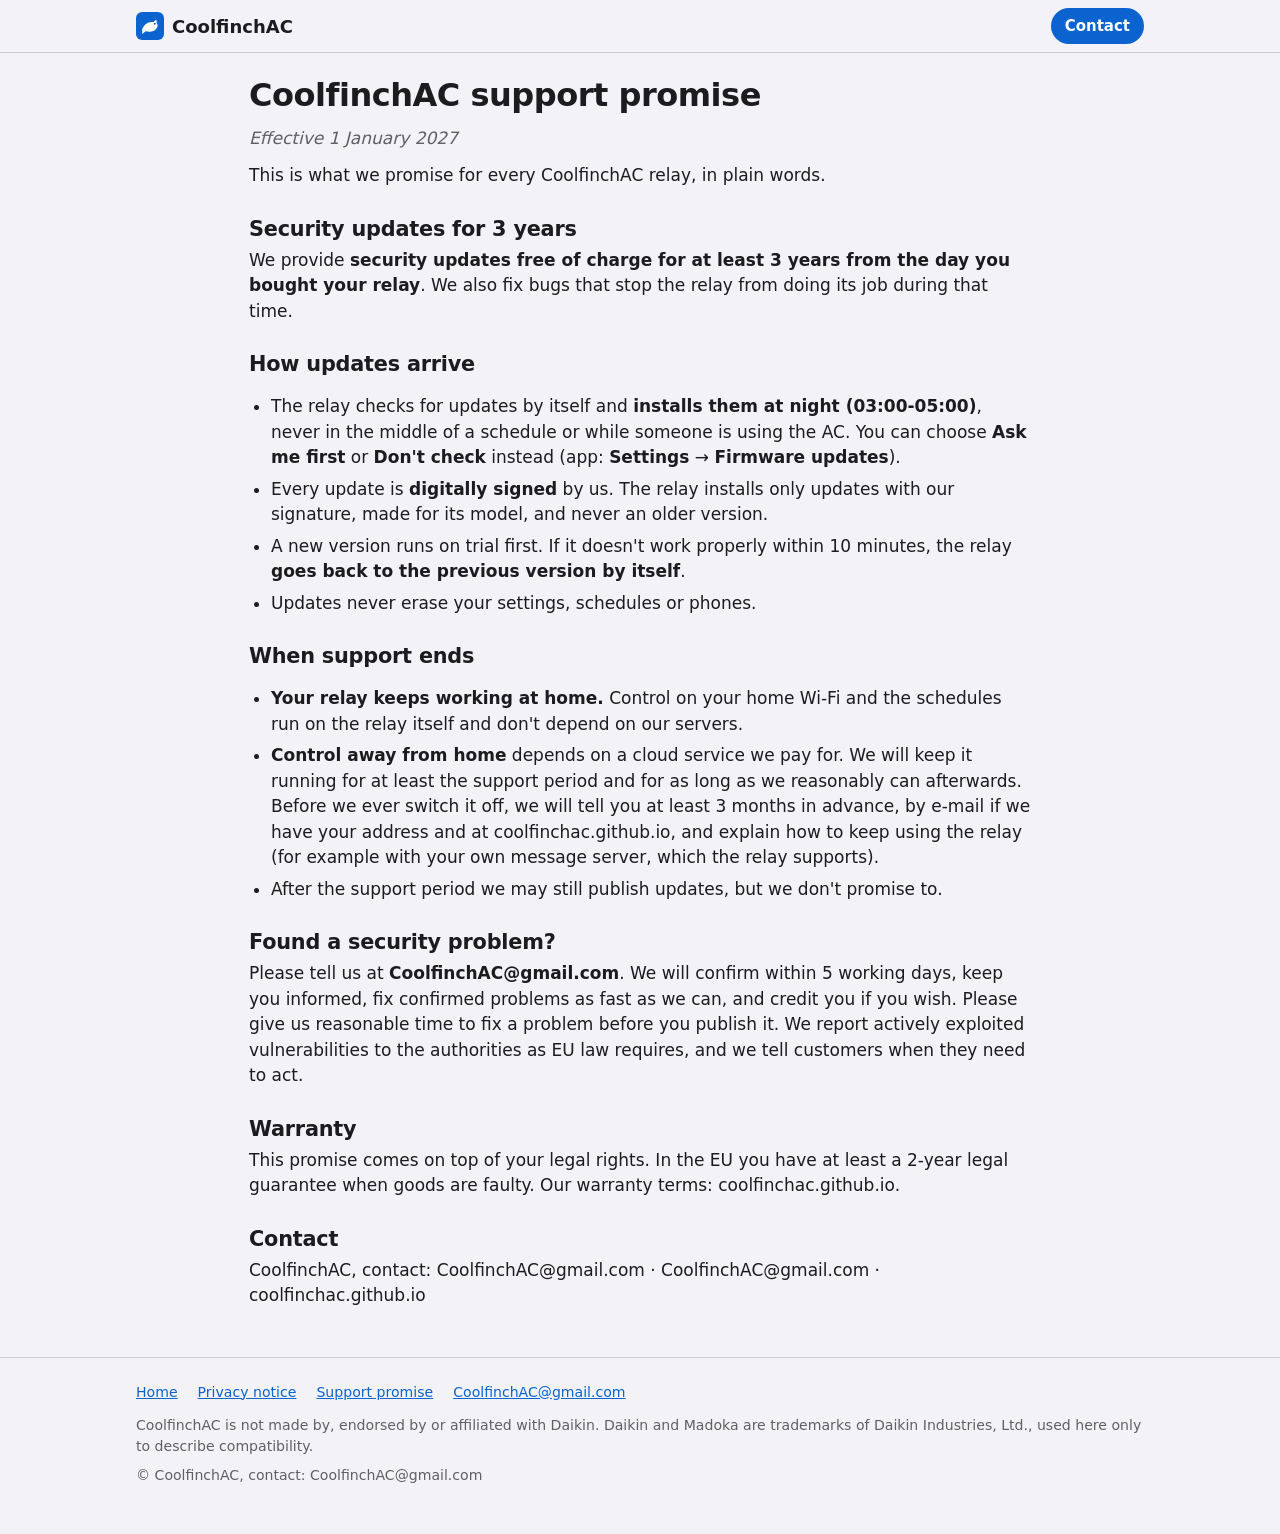
<file: support/index.html>
<!DOCTYPE html>
<html lang="en">
<head>
<meta charset="utf-8">
<meta name="viewport" content="width=device-width, initial-scale=1, viewport-fit=cover">
<meta http-equiv="Content-Security-Policy" content="default-src 'none'; style-src 'self'; img-src 'self'; base-uri 'none'; form-action 'none'">
<meta name="referrer" content="no-referrer">
<meta name="color-scheme" content="light dark">
<title>CoolfinchAC support promise</title>
<link rel="icon" href="../assets/icon.svg" type="image/svg+xml">
<link rel="stylesheet" href="../assets/site.css">
<!-- Template for the pages made from docs/pilot/support-promise.md by tools/publish_product.py: edit the .md, not the published page. -->
</head>
<body>
<header class="top">
<div class="wrap">
<a class="brand" href="../">
<svg viewBox="0 0 64 64" aria-hidden="true"><rect width="64" height="64" rx="14" class="f-acc"/><path d="M14 40c4-12 14-19 26-17l6-6 2 9c2 3 2 7 0 10-4 8-15 11-26 8l-8 6z" class="f-on"/><circle cx="43" cy="27" r="2.2" class="f-acc"/></svg>
CoolfinchAC</a>
<a class="cta" href="../#contact">Contact</a>
</div>
</header>
<main class="wrap">
<article class="doc">
<h1>CoolfinchAC support promise</h1>
<p class="date"><em>Effective 1 January 2027</em></p>
<p>This is what we promise for every CoolfinchAC relay, in plain words.</p>
<h2 id="security-updates-for-years">Security updates for 3 years</h2>
<p>We provide <strong>security updates free of charge for at least 3 years from the day you bought your relay</strong>. We also fix bugs that stop the relay from doing its job during that time.</p>
<h2 id="how-updates-arrive">How updates arrive</h2>
<ul>
<li>The relay checks for updates by itself and <strong>installs them at night (03:00-05:00)</strong>, never in the middle of a schedule or while someone is using the AC. You can choose <strong>Ask me first</strong> or <strong>Don't check</strong> instead (app: <strong>Settings</strong> → <strong>Firmware updates</strong>).</li>
<li>Every update is <strong>digitally signed</strong> by us. The relay installs only updates with our signature, made for its model, and never an older version.</li>
<li>A new version runs on trial first. If it doesn't work properly within 10 minutes, the relay <strong>goes back to the previous version by itself</strong>.</li>
<li>Updates never erase your settings, schedules or phones.</li>
</ul>
<h2 id="when-support-ends">When support ends</h2>
<ul>
<li><strong>Your relay keeps working at home.</strong> Control on your home Wi-Fi and the schedules run on the relay itself and don't depend on our servers.</li>
<li><strong>Control away from home</strong> depends on a cloud service we pay for. We will keep it running for at least the support period and for as long as we reasonably can afterwards. Before we ever switch it off, we will tell you at least 3 months in advance, by e-mail if we have your address and at coolfinchac.github.io, and explain how to keep using the relay (for example with your own message server, which the relay supports).</li>
<li>After the support period we may still publish updates, but we don't promise to.</li>
</ul>
<h2 id="found-a-security-problem">Found a security problem?</h2>
<p>Please tell us at <strong>CoolfinchAC@gmail.com</strong>. We will confirm within 5 working days, keep you informed, fix confirmed problems as fast as we can, and credit you if you wish. Please give us reasonable time to fix a problem before you publish it. We report actively exploited vulnerabilities to the authorities as EU law requires, and we tell customers when they need to act.</p>
<h2 id="warranty">Warranty</h2>
<p>This promise comes on top of your legal rights. In the EU you have at least a 2-year legal guarantee when goods are faulty. Our warranty terms: coolfinchac.github.io.</p>
<h2 id="contact">Contact</h2>
<p>CoolfinchAC, contact: CoolfinchAC@gmail.com · CoolfinchAC@gmail.com · coolfinchac.github.io</p>
</article>
</main>
<footer>
<div class="wrap">
<nav aria-label="Legal and support">
<a href="../">Home</a><a href="../privacy/">Privacy notice</a><a href="../support/">Support promise</a><a href="mailto:CoolfinchAC@gmail.com">CoolfinchAC@gmail.com</a>
</nav>
<p class="disclaimer">CoolfinchAC is not made by, endorsed by or affiliated with Daikin. Daikin and Madoka are trademarks of Daikin Industries, Ltd., used here only to describe compatibility.</p>
<p>© CoolfinchAC, contact: CoolfinchAC@gmail.com</p>
</div>
</footer>
</body>
</html>
</file>
<file: assets/site.css>
/* CoolfinchAC product page. Colours and type follow the app's "Calm native" look (lib/madoka_core/web_pages.h). */
:root{--bg:#f2f2f7;--card:#fff;--tx:#1c1c1e;--sub:#5f5f64;--ln:rgba(60,60,67,.2);--fill:#e9e9ee;--acc:#0a63cf;--on-acc:#fff;
  --heat:#b93b0a;--ok:#1a7f37;--scr:#1c2733;--scrtx:#e8f1ff;--sh:0 1px 2px rgba(0,0,0,.04),0 6px 20px rgba(0,0,0,.06);color-scheme:light dark}
@media(prefers-color-scheme:dark){:root{--bg:#000;--card:#1c1c1e;--tx:#f2f2f7;--sub:#a3a3aa;--ln:rgba(120,120,128,.36);--fill:#2c2c2e;
  --acc:#4ea1ff;--on-acc:#001a33;--heat:#ff8a5c;--ok:#4cd471;--scr:#0b1118;--scrtx:#cfe3ff;--sh:none}}
*{box-sizing:border-box}
html{-webkit-text-size-adjust:100%;scroll-behavior:smooth}
@media(prefers-reduced-motion:reduce){html{scroll-behavior:auto}}
body{margin:0;background:var(--bg);color:var(--tx);font:17px/1.5 -apple-system,BlinkMacSystemFont,system-ui,"Segoe UI",Roboto,"Helvetica Neue",Arial,sans-serif}
a{color:var(--acc)}
a:focus-visible,summary:focus-visible{outline:3px solid var(--acc);outline-offset:2px;border-radius:6px}
.wrap{max-width:1040px;margin:0 auto;padding:0 16px}
.skip{position:absolute;left:-999px;top:8px;background:var(--card);padding:8px 12px;border-radius:8px;z-index:2}
.skip:focus{left:8px}

/* Top bar */
.top{position:sticky;top:0;z-index:1;background:var(--bg);background:color-mix(in srgb,var(--bg) 88%,transparent);-webkit-backdrop-filter:saturate(1.8) blur(16px);
  backdrop-filter:saturate(1.8) blur(16px);border-bottom:1px solid var(--ln)}
.top .wrap{display:flex;align-items:center;gap:16px;min-height:52px}
.brand{display:flex;align-items:center;gap:8px;font-weight:700;color:var(--tx);text-decoration:none;font-size:18px;margin-right:auto}
.brand svg{width:28px;height:28px}
.top nav{display:none;gap:20px;font-size:15px}
.top nav a{color:var(--sub);text-decoration:none}.top nav a:hover{color:var(--tx)}
.top .cta{font-size:15px;font-weight:600;text-decoration:none;background:var(--acc);color:var(--on-acc);padding:7px 14px;border-radius:999px}
@media(min-width:820px){.top nav{display:flex}}

/* Sections */
section{padding:40px 0 8px}
h1{font-size:2.125rem;line-height:1.15;letter-spacing:-.015em;margin:0 0 12px}
h2{font-size:1.75rem;line-height:1.2;letter-spacing:-.01em;margin:0 0 6px}
h3{font-size:1.06rem;margin:0 0 4px}
p{margin:0 0 12px}
.lead{font-size:1.15rem;color:var(--sub);max-width:36em}
.kicker{color:var(--sub);margin:0 0 20px;max-width:40em}
.card{background:var(--card);border-radius:20px;box-shadow:var(--sh);padding:20px}
.muted{color:var(--sub);font-size:.94rem}
.ph{border-bottom:2px dashed var(--heat);color:var(--heat)}

/* Hero */
.hero{padding-top:28px}
.hero .grid{display:grid;gap:24px;align-items:center}
.btns{display:flex;flex-wrap:wrap;gap:10px;margin:20px 0 10px}
.btn{display:inline-flex;align-items:center;justify-content:center;min-height:48px;padding:12px 20px;border-radius:12px;font-weight:600;
  text-decoration:none;background:var(--fill);color:var(--acc)}
.btn.pri{background:var(--acc);color:var(--on-acc)}
.chips{display:flex;flex-wrap:wrap;gap:8px;padding:0;margin:16px 0 0;list-style:none}
.chips li{background:var(--card);box-shadow:var(--sh);border-radius:999px;padding:6px 12px;font-size:.88rem;color:var(--sub)}
.ill{display:block;width:100%;height:auto}
@media(min-width:820px){.hero .grid{grid-template-columns:1.1fr 1fr}h1{font-size:2.9rem}section{padding-top:56px}}

/* Illustration colours (classes, so light and dark both work; no inline styles) */
.ill text{font-family:inherit}
.f-card{fill:var(--card)}.f-bg{fill:var(--bg)}.f-fill{fill:var(--fill)}.f-acc{fill:var(--acc)}.f-tx{fill:var(--tx)}.f-sub{fill:var(--sub)}
.f-scr{fill:var(--scr)}.f-scrtx{fill:var(--scrtx)}.f-ok{fill:var(--ok)}.f-heat{fill:var(--heat)}.f-on{fill:var(--on-acc)}
.s-ln{stroke:var(--ln)}.s-sub{stroke:var(--sub)}.s-acc{stroke:var(--acc)}.s-tx{stroke:var(--tx)}.s-card{stroke:var(--card)}
.dash{stroke-dasharray:5 5}.dot{stroke-dasharray:1 6;stroke-linecap:round}

/* How it works */
.steps{display:grid;gap:12px;padding:0;margin:0 0 16px;list-style:none;counter-reset:s}
.steps li{counter-increment:s;position:relative;padding-left:64px;min-height:56px}
.steps li::before{content:counter(s);position:absolute;left:20px;top:20px;width:32px;height:32px;border-radius:50%;background:var(--acc);
  color:var(--on-acc);font-weight:700;text-align:center;line-height:32px}
.how{display:grid;gap:16px;align-items:start}
.diagram{max-width:520px;margin:0 auto}
@media(min-width:820px){.how{grid-template-columns:1fr 1fr}}

/* Features */
.feat{display:grid;gap:16px;align-items:start}
.cards{display:grid;gap:12px;grid-template-columns:repeat(auto-fill,minmax(230px,1fr))}
.cards .card p{margin:0;color:var(--sub);font-size:.95rem}
.cards .card svg{width:28px;height:28px;margin-bottom:8px}
.phone{max-width:220px;margin:0 auto}
@media(min-width:820px){.feat{grid-template-columns:260px 1fr;gap:28px}.phone{max-width:260px;position:sticky;top:72px}}

/* Lists */
.ticks{list-style:none;padding:0;margin:0}
.ticks li{position:relative;padding:10px 0 10px 30px;border-top:1px solid var(--ln)}
.ticks li:first-child{border-top:0}
.ticks li::before{content:"";position:absolute;left:4px;top:17px;width:12px;height:7px;border:solid var(--ok);border-width:0 0 2.5px 2.5px;transform:rotate(-45deg)}
.two{display:grid;gap:12px}
@media(min-width:820px){.two{grid-template-columns:1fr 1fr}}

/* FAQ */
details{background:var(--card);box-shadow:var(--sh);border-radius:16px;margin-bottom:10px}
summary{cursor:pointer;padding:16px 44px 16px 18px;font-weight:600;list-style:none;position:relative}
summary::-webkit-details-marker{display:none}
summary::after{content:"+";position:absolute;right:18px;top:12px;font-size:1.4rem;font-weight:400;color:var(--acc)}
details[open] summary::after{content:"\2212"}
details div{padding:0 18px 6px;color:var(--sub)}

/* Contact */
.contact{text-align:center}
.contact .btns{justify-content:center}
.contact .kicker{margin-inline:auto}

/* Footer */
footer{margin-top:48px;padding:24px 0 40px;border-top:1px solid var(--ln);font-size:.88rem;color:var(--sub)}
footer nav{display:flex;flex-wrap:wrap;gap:8px 20px;margin-bottom:12px}
footer p{margin:0 0 8px}

/* Notices (privacy, support): generated from docs/pilot/*.md */
.doc{max-width:46em;margin:24px auto 0}
.doc h1{font-size:2rem}
.doc h2{font-size:1.3rem;margin:28px 0 6px}
.doc .date{color:var(--sub)}
.doc ul{padding-left:22px}.doc li{margin-bottom:6px}
.doc code{font:.9em ui-monospace,Menlo,Consolas,monospace}
</file>
